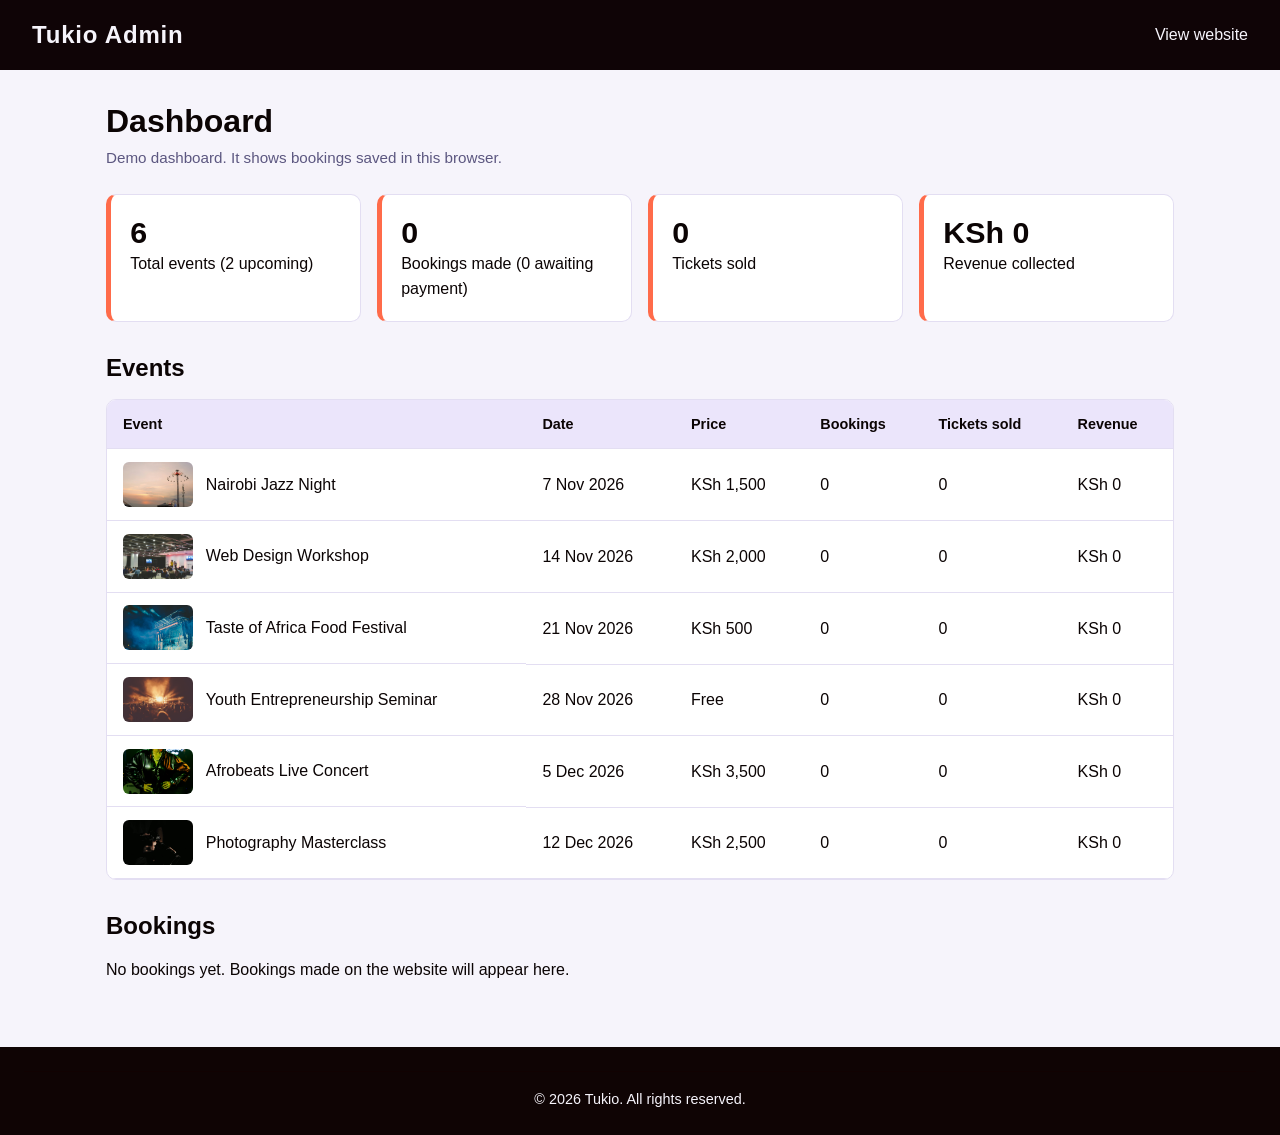
<file: admin.html>
<!DOCTYPE html>
<html lang="en">
<head>
  <meta charset="UTF-8">
  <meta name="viewport" content="width=device-width, initial-scale=1.0">
  <title>Admin Dashboard | Tukio</title>
  <link rel="stylesheet" href="css/style.css">
</head>
<body>

  <header class="navbar">
    <a href="index.html" class="logo">Tukio Admin</a>
    <nav class="simple-nav">
      <a href="index.html">View website</a>
    </nav>
  </header>

  <main class="admin-page">
    <h1>Dashboard</h1>
    <p class="admin-note">Demo dashboard. It shows bookings saved in this browser.</p>

    <div id="stats" class="stats-grid"></div>

    <h2>Events</h2>
    <div class="table-wrap">
      <table class="admin-table">
        <thead>
          <tr>
            <th>Event</th>
            <th>Date</th>
            <th>Price</th>
            <th>Bookings</th>
            <th>Tickets sold</th>
            <th>Revenue</th>
          </tr>
        </thead>
        <tbody id="events-table-body"></tbody>
      </table>
    </div>

    <h2>Bookings</h2>
    <p id="no-bookings" hidden>No bookings yet. Bookings made on the website will appear here.</p>
    <div class="table-wrap" id="bookings-wrap">
      <table class="admin-table">
        <thead>
          <tr>
            <th>Reference</th>
            <th>Customer</th>
            <th>Event</th>
            <th>Tickets</th>
            <th>Total</th>
            <th>Status</th>
            <th>Action</th>
          </tr>
        </thead>
        <tbody id="bookings-table-body"></tbody>
      </table>
    </div>
  </main>

  <footer>
    <p class="copyright">&copy; 2026 Tukio. All rights reserved.</p>
  </footer>

  <script src="js/theme.js"></script>
  <script src="js/events.js"></script>
  <script src="js/admin.js"></script>
</body>
</html>
</file>
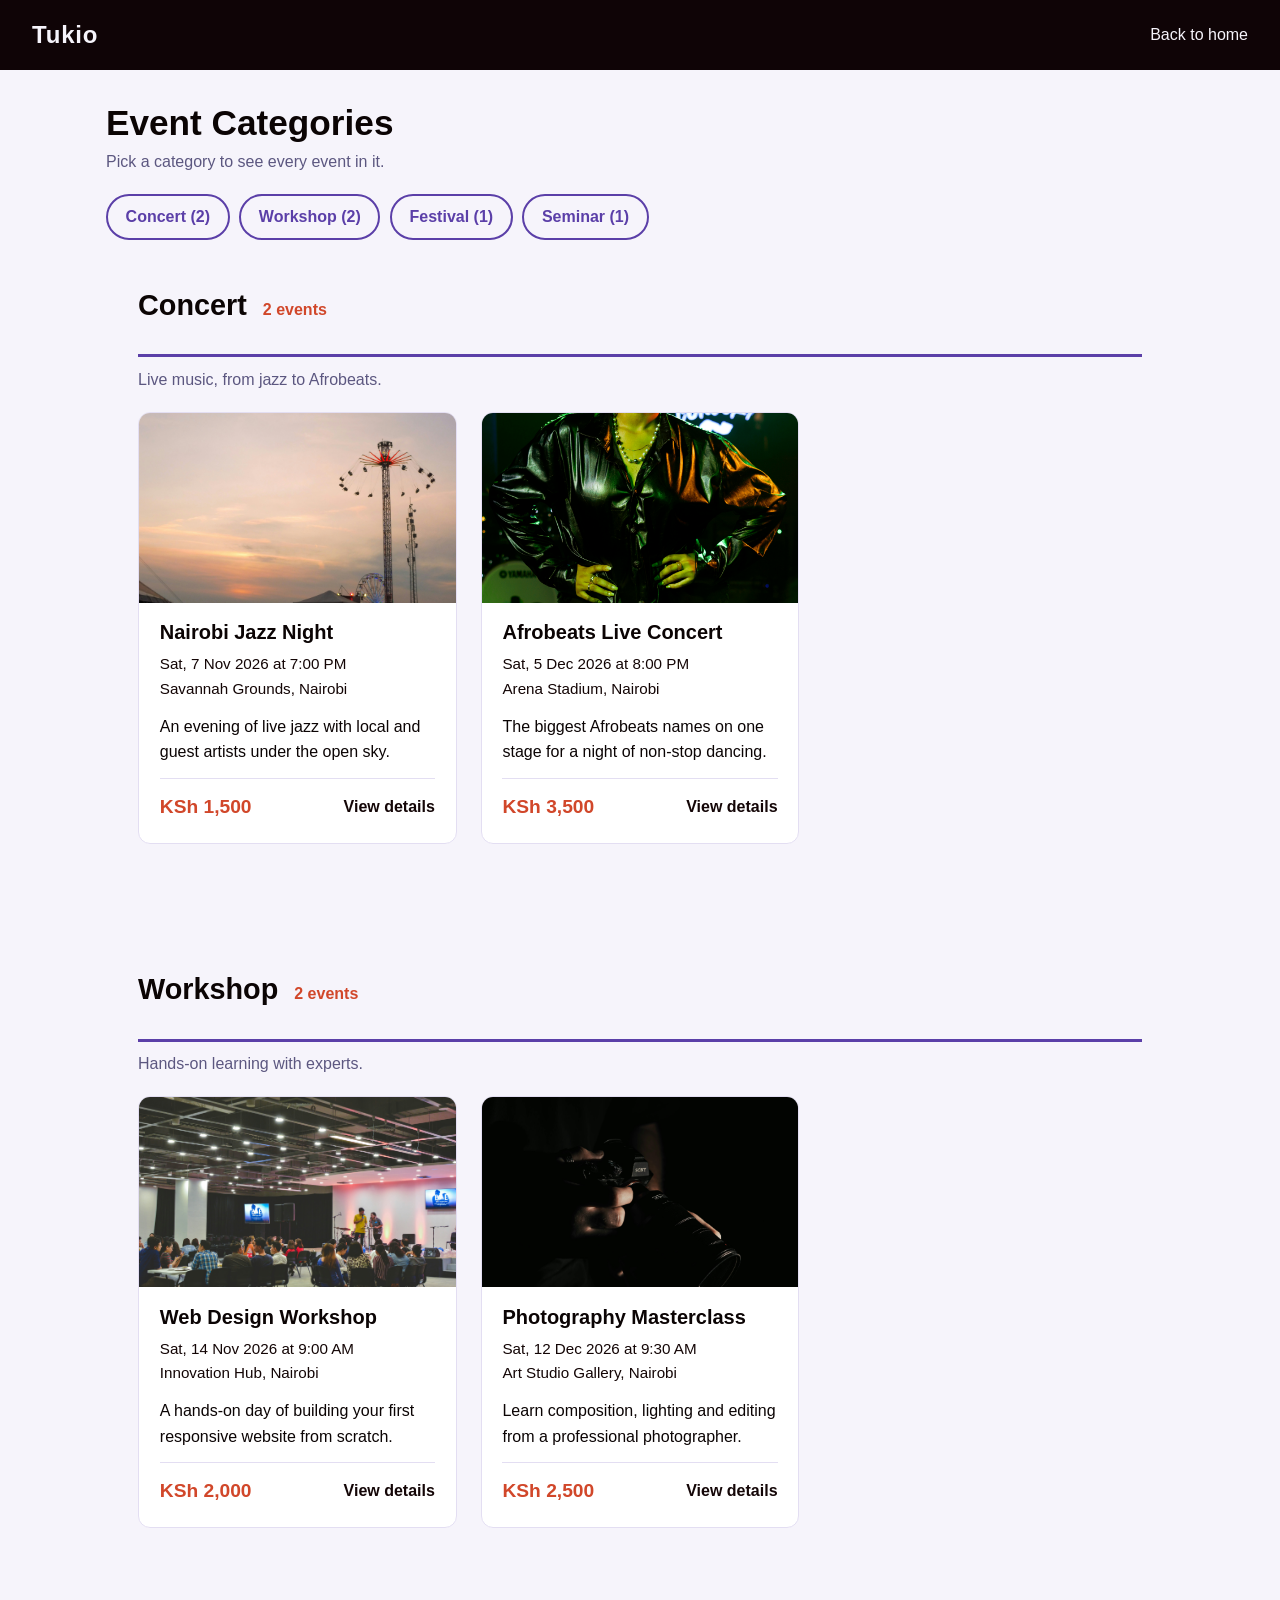
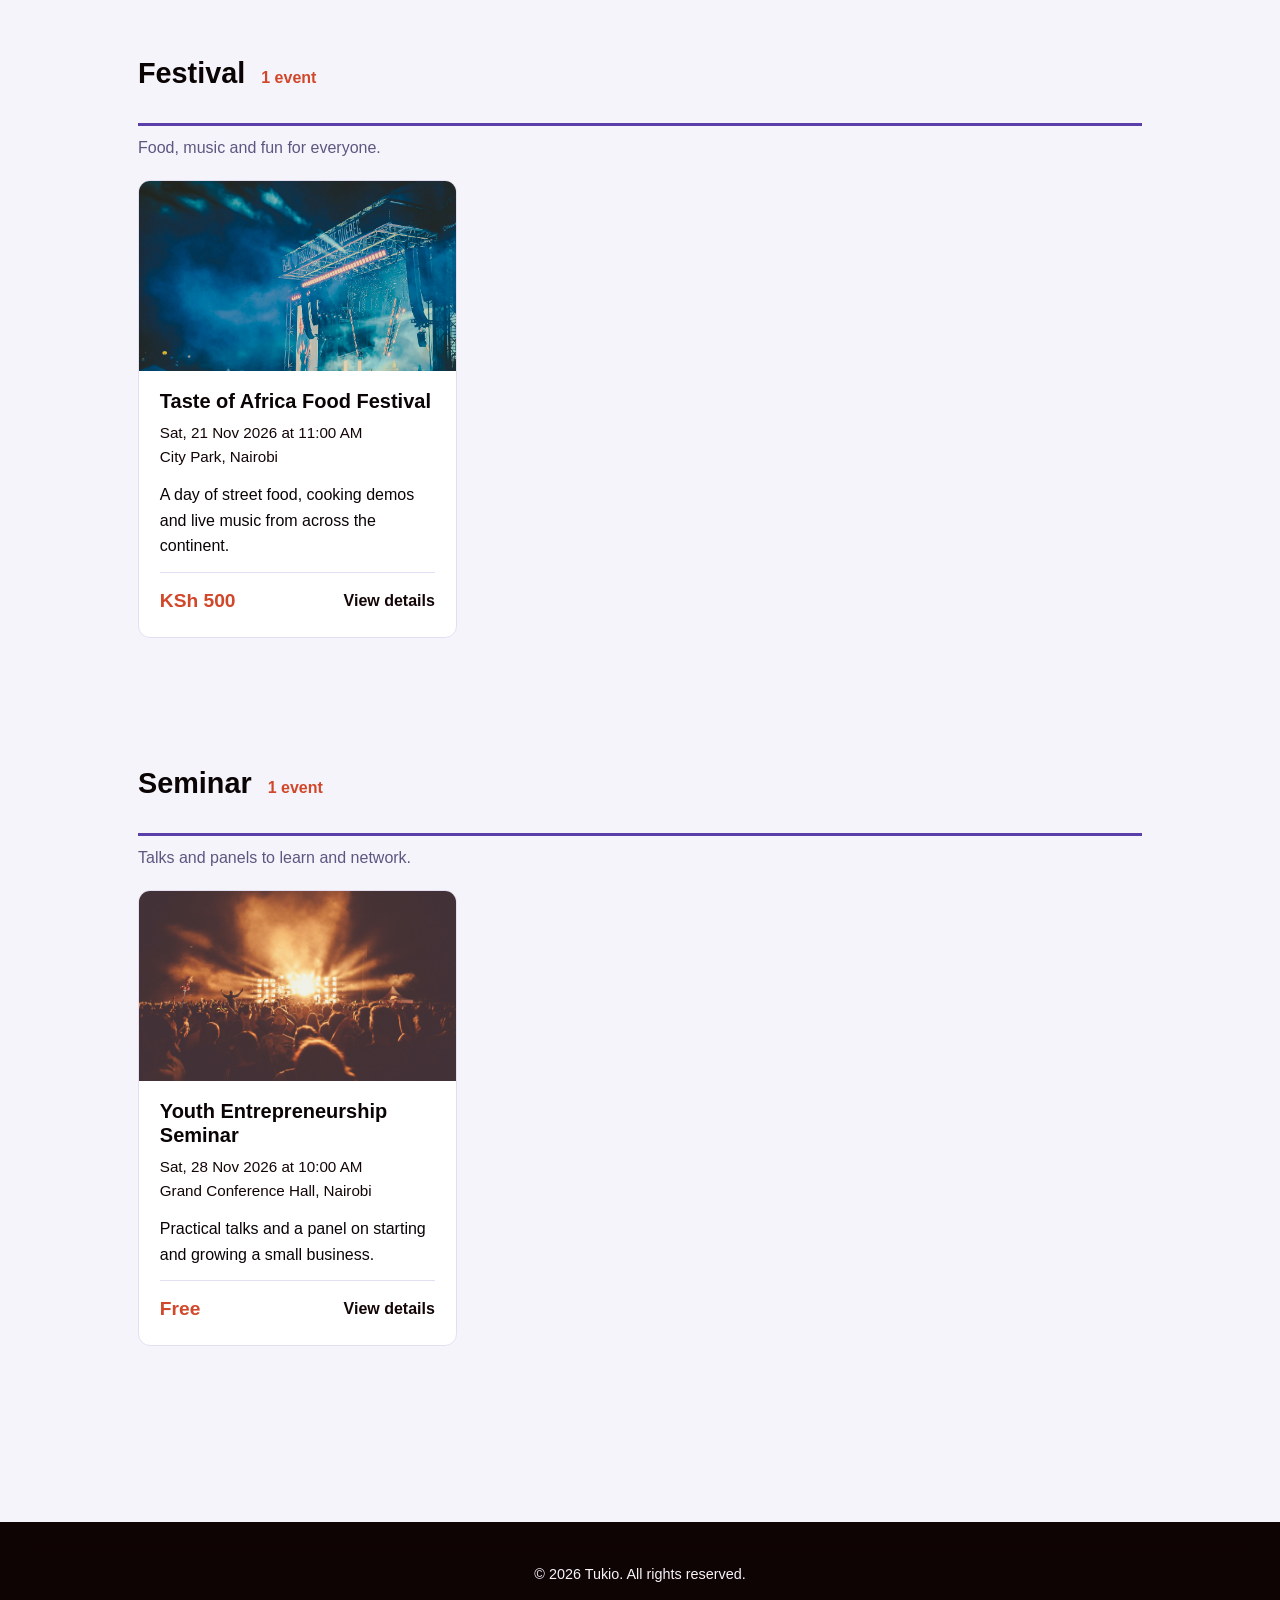
<file: categories.html>
<!DOCTYPE html>
<html lang="en">
<head>
  <meta charset="UTF-8">
  <meta name="viewport" content="width=device-width, initial-scale=1.0">
  <title>Event Categories | Tukio</title>
  <link rel="stylesheet" href="css/style.css">
</head>
<body>

  <header class="navbar">
    <a href="index.html" class="logo">Tukio</a>
    <nav class="simple-nav">
      <a href="index.html">Back to home</a>
    </nav>
  </header>

  <main class="cat-page">
    <h1>Event Categories</h1>
    <p class="cat-intro">Pick a category to see every event in it.</p>

    <div id="cat-jump" class="cat-jump"></div>
    <div id="cat-blocks"></div>
  </main>

  <footer>
    <p class="copyright">&copy; 2026 Tukio. All rights reserved.</p>
  </footer>

  <script src="js/theme.js"></script>
  <script src="js/events.js"></script>
  <script src="js/categories-page.js"></script>
</body>
</html>
</file>
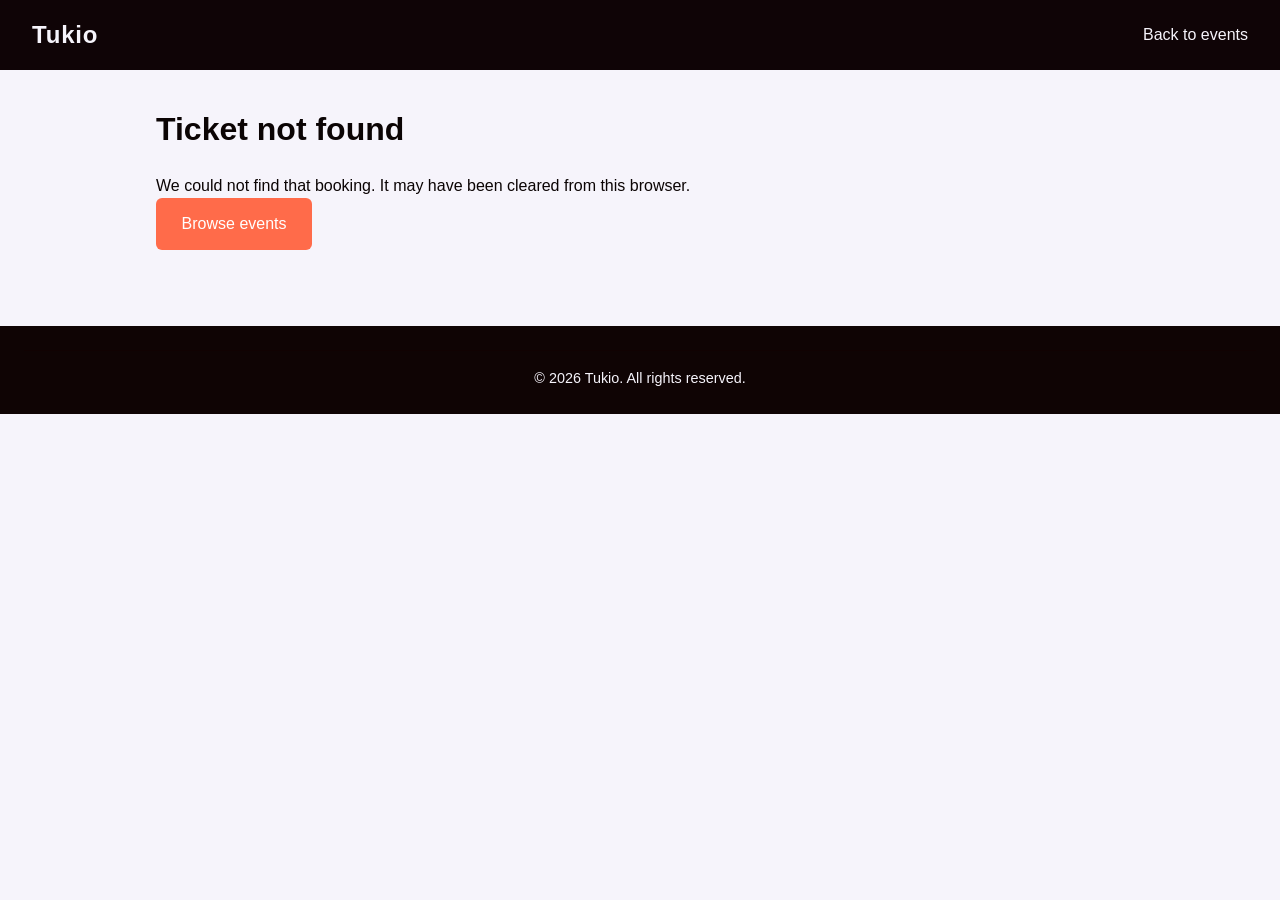
<file: confirmation.html>
<!DOCTYPE html>
<html lang="en">
<head>
  <meta charset="UTF-8">
  <meta name="viewport" content="width=device-width, initial-scale=1.0">
  <title>Your Ticket | Tukio</title>
  <link rel="stylesheet" href="css/style.css">
</head>
<body>

  <header class="navbar">
    <a href="index.html" class="logo">Tukio</a>
    <nav class="simple-nav">
      <a href="index.html#events">Back to events</a>
    </nav>
  </header>

  <main>
    <section class="confirmation-page">
      <div id="ticket-box"></div>
    </section>
  </main>

  <footer>
    <p class="copyright">&copy; 2026 Tukio. All rights reserved.</p>
  </footer>

  <script src="js/theme.js"></script>
  <script src="js/events.js"></script>
  <script src="js/confirmation.js"></script>
</body>
</html>
</file>
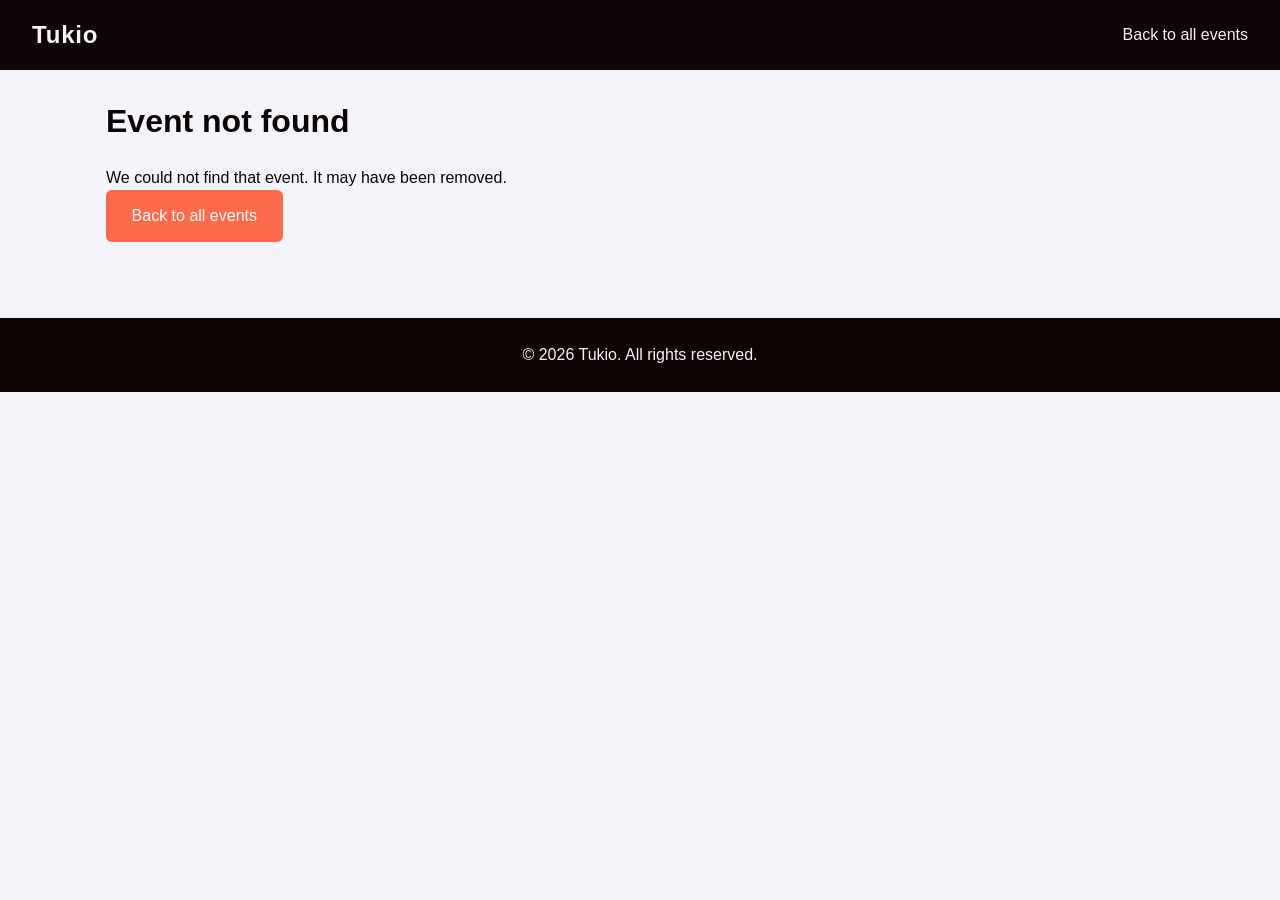
<file: event.html>
<!DOCTYPE html>
<html lang="en">
<head>
  <meta charset="UTF-8">
  <meta name="viewport" content="width=device-width, initial-scale=1.0">
  <title>Event Details | Tukio</title>
  <link rel="stylesheet" href="css/style.css">
</head>
<body>

  <header class="navbar">
    <a href="index.html" class="logo">Tukio</a>
    <nav class="simple-nav">
      <a href="index.html#events">Back to all events</a>
    </nav>
  </header>

  <main>
    <section id="event-details" class="event-details"></section>
  </main>

  <footer>
    <p>&copy; 2026 Tukio. All rights reserved.</p>
  </footer>

  <script src="js/events.js"></script>
  <script src="js/event.js"></script>
</body>
</html>
</file>
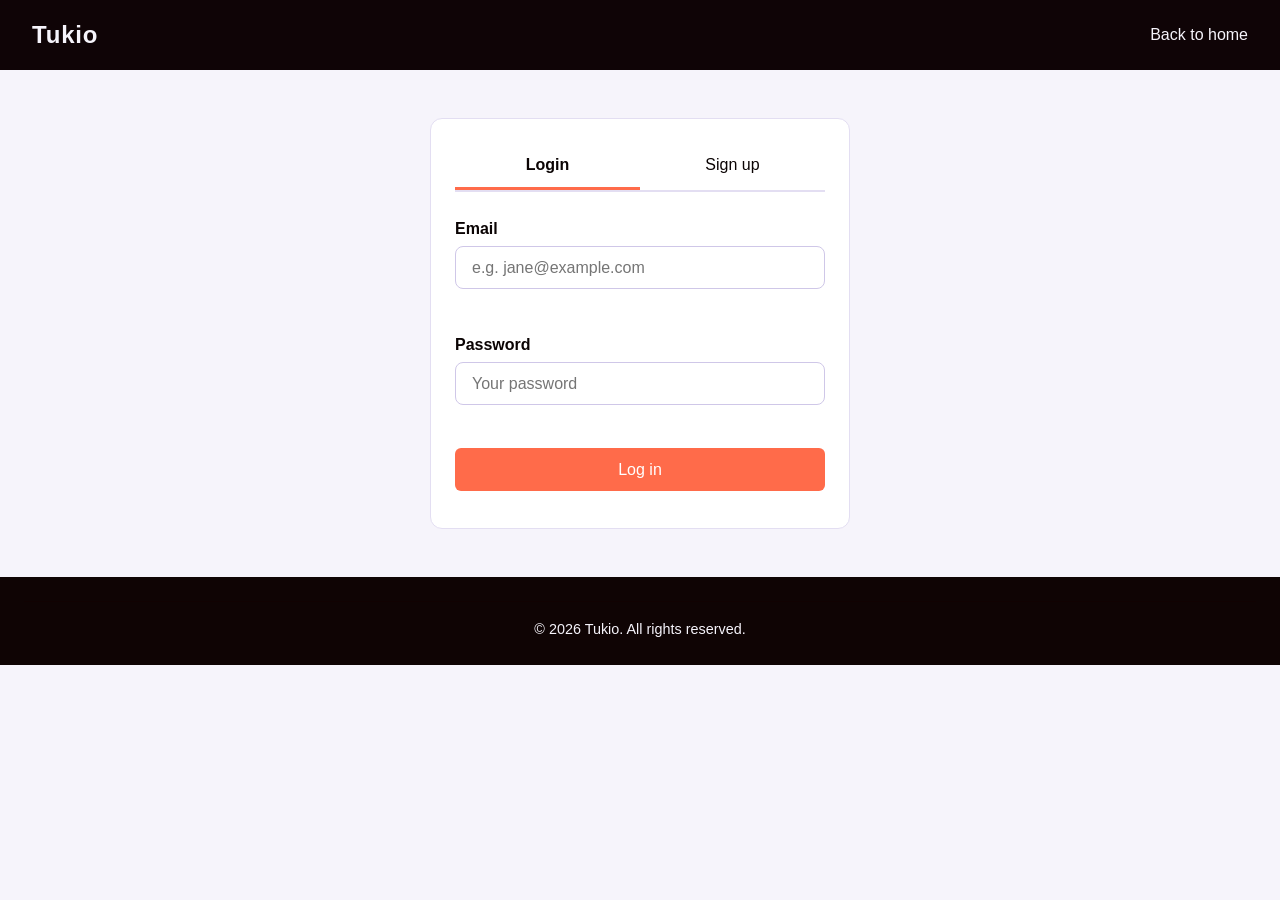
<file: login.html>
<!DOCTYPE html>
<html lang="en">
<head>
  <meta charset="UTF-8">
  <meta name="viewport" content="width=device-width, initial-scale=1.0">
  <title>Login | Tukio</title>
  <link rel="stylesheet" href="css/style.css">
</head>
<body>

  <header class="navbar">
    <a href="index.html" class="logo">Tukio</a>
    <nav class="simple-nav">
      <a href="index.html">Back to home</a>
    </nav>
  </header>

  <main>
    <section class="auth-section">
      <div class="auth-box">

        <div class="tabs">
          <button type="button" class="tab active" id="tab-login">Login</button>
          <button type="button" class="tab" id="tab-signup">Sign up</button>
        </div>

        <form id="login-form" novalidate>
          <div class="form-group">
            <label for="login-email">Email</label>
            <input type="email" id="login-email" placeholder="e.g. jane@example.com">
            <small class="error" id="login-email-error"></small>
          </div>

          <div class="form-group">
            <label for="login-password">Password</label>
            <input type="password" id="login-password" placeholder="Your password">
            <small class="error" id="login-password-error"></small>
          </div>

          <button type="submit" class="btn btn-submit">Log in</button>
        </form>

        <form id="signup-form" novalidate hidden>
          <div class="form-group">
            <label for="signup-name">Full name</label>
            <input type="text" id="signup-name" placeholder="e.g. Jane Wanjiku">
            <small class="error" id="signup-name-error"></small>
          </div>

          <div class="form-group">
            <label for="signup-email">Email</label>
            <input type="email" id="signup-email" placeholder="e.g. jane@example.com">
            <small class="error" id="signup-email-error"></small>
          </div>

          <div class="form-group">
            <label for="signup-password">Password</label>
            <input type="password" id="signup-password" placeholder="At least 6 characters">
            <small class="error" id="signup-password-error"></small>
          </div>

          <div class="form-group">
            <label for="signup-confirm">Confirm password</label>
            <input type="password" id="signup-confirm" placeholder="Type the password again">
            <small class="error" id="signup-confirm-error"></small>
          </div>

          <button type="submit" class="btn btn-submit">Create account</button>
        </form>

      </div>
    </section>
  </main>

  <footer>
    <p class="copyright">&copy; 2026 Tukio. All rights reserved.</p>
  </footer>

  <script src="js/theme.js"></script>
  <script src="js/auth.js"></script>
</body>
</html>
</file>
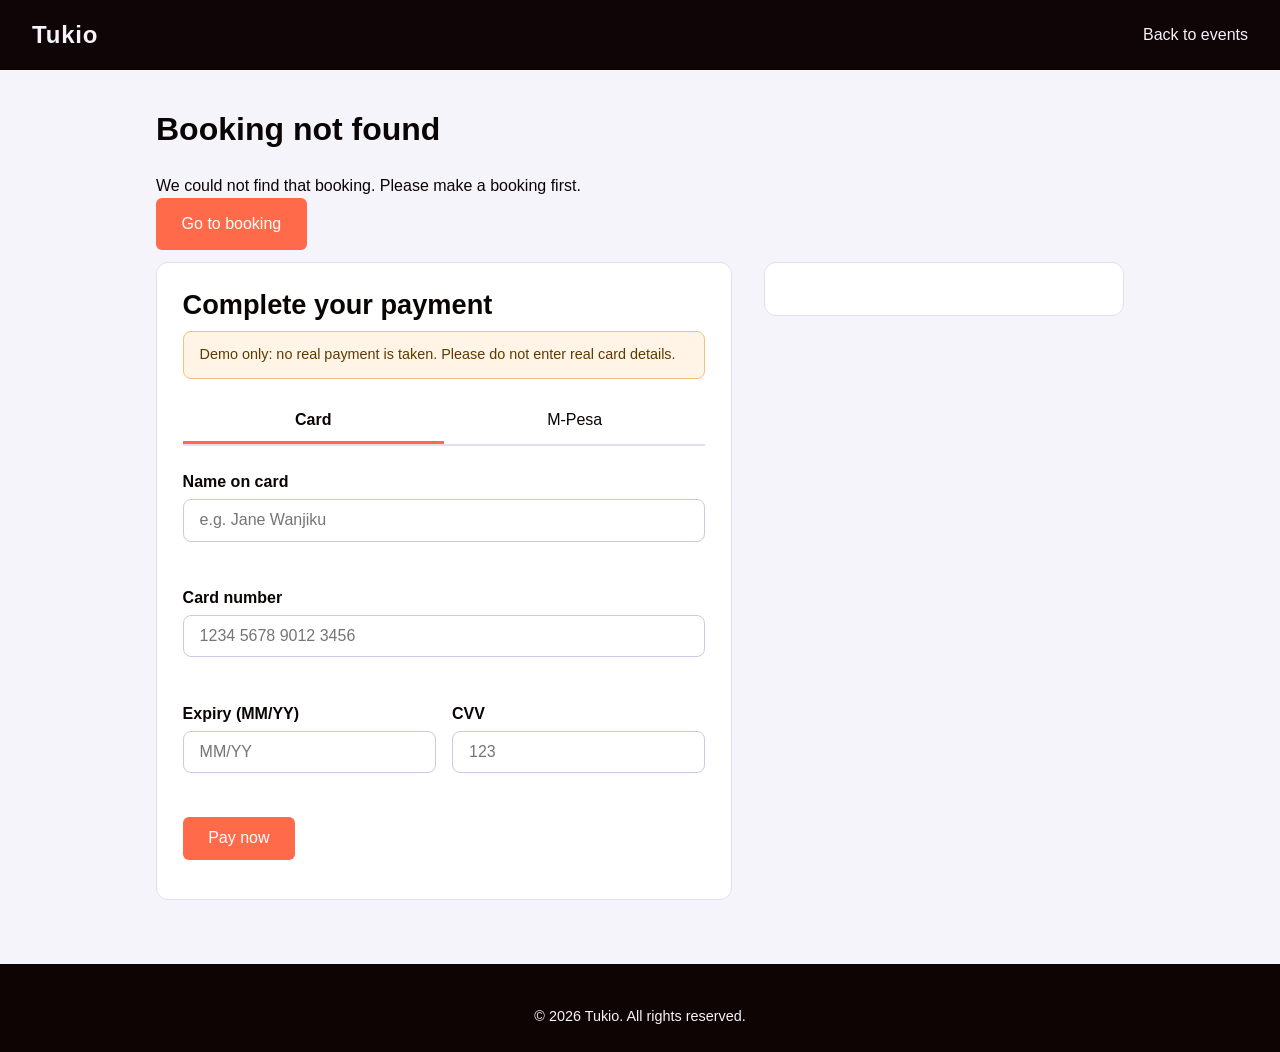
<file: payment.html>
<!DOCTYPE html>
<html lang="en">
<head>
  <meta charset="UTF-8">
  <meta name="viewport" content="width=device-width, initial-scale=1.0">
  <title>Payment | Tukio</title>
  <link rel="stylesheet" href="css/style.css">
</head>
<body>

  <header class="navbar">
    <a href="index.html" class="logo">Tukio</a>
    <nav class="simple-nav">
      <a href="index.html#events">Back to events</a>
    </nav>
  </header>

  <main>
    <section class="payment-page">

      <div id="payment-missing" hidden>
        <h2>Booking not found</h2>
        <p>We could not find that booking. Please make a booking first.</p>
        <a href="index.html#booking" class="btn">Go to booking</a>
      </div>

      <div id="payment-content" class="payment-layout" hidden>
        <div class="pay-card">
          <h1>Complete your payment</h1>
          <p class="demo-note">Demo only: no real payment is taken. Please do not enter real card details.</p>

          <div class="pay-tabs">
            <button type="button" class="pay-tab active" id="method-card">Card</button>
            <button type="button" class="pay-tab" id="method-mpesa">M-Pesa</button>
          </div>

          <form id="card-form" novalidate>
            <div class="form-group">
              <label for="card-name">Name on card</label>
              <input type="text" id="card-name" placeholder="e.g. Jane Wanjiku" autocomplete="off">
              <small class="error" id="card-name-error"></small>
            </div>

            <div class="form-group">
              <label for="card-number">Card number</label>
              <input type="text" id="card-number" inputmode="numeric" maxlength="19" placeholder="1234 5678 9012 3456" autocomplete="off">
              <small class="error" id="card-number-error"></small>
            </div>

            <div class="form-row">
              <div class="form-group">
                <label for="card-expiry">Expiry (MM/YY)</label>
                <input type="text" id="card-expiry" inputmode="numeric" maxlength="5" placeholder="MM/YY" autocomplete="off">
                <small class="error" id="card-expiry-error"></small>
              </div>

              <div class="form-group">
                <label for="card-cvv">CVV</label>
                <input type="password" id="card-cvv" inputmode="numeric" maxlength="4" placeholder="123" autocomplete="off">
                <small class="error" id="card-cvv-error"></small>
              </div>
            </div>

            <button type="submit" class="btn btn-submit" id="card-pay-btn">Pay now</button>
          </form>

          <form id="mpesa-form" novalidate hidden>
            <p class="mpesa-help">Enter your M-Pesa number. In a real system you would get a prompt on your phone to enter your PIN.</p>

            <div class="form-group">
              <label for="mpesa-phone">M-Pesa phone number</label>
              <input type="tel" id="mpesa-phone" placeholder="e.g. 0712345678">
              <small class="error" id="mpesa-phone-error"></small>
            </div>

            <button type="submit" class="btn btn-submit" id="mpesa-pay-btn">Pay now</button>
          </form>
        </div>

        <aside class="pay-summary" id="pay-summary"></aside>
      </div>

    </section>
  </main>

  <footer>
    <p class="copyright">&copy; 2026 Tukio. All rights reserved.</p>
  </footer>

  <script src="js/theme.js"></script>
  <script src="js/events.js"></script>
  <script src="js/payment.js"></script>
</body>
</html>
</file>
<file: css/style.css>
* {
  margin: 0;
  padding: 0;
  box-sizing: border-box;
}

html {
  scroll-behavior: smooth;
}

body {
  font-family: "Segoe UI", Arial, sans-serif;
  color: hsl(0, 50%, 3%);
  background: #f6f4fb;
  line-height: 1.6;
}

h1, h2, h3 {
  line-height: 1.2;
}

section {
  padding: 4rem 2rem;
}

section h2 {
  margin-bottom: 1.5rem;
  font-size: 2rem;
}

.navbar {
  position: sticky;
  top: 0;
  z-index: 10;
  display: flex;
  justify-content: space-between;
  align-items: center;
  padding: 1rem 2rem;
  background: #0f0406;
}

.navbar a {
  margin-left: 1.5rem;
  color: #f6f4fb;
  text-decoration: none;
}

.navbar .logo {
  margin-left: 0;
  font-size: 1.5rem;
  font-weight: bold;
  letter-spacing: 0.05rem;
}

.hero {
  display: flex;
  flex-direction: column;
  justify-content: center;
  align-items: flex-start;
  min-height: 80vh;
  padding: 4rem 2rem;
  background: linear-gradient(135deg, hsl(248, 17%, 9%), #5b3fa8);
  color: #fff;
}

.hero-label {
  margin-bottom: 0.8rem;
  color: #ffb4a2;
  font-size: 0.9rem;
  font-weight: bold;
  letter-spacing: 0.12rem;
  text-transform: uppercase;
}

.hero h1 {
  max-width: 16ch;
  font-size: 3.2rem;
}

.hero-text {
  max-width: 42ch;
  margin: 1rem 0 1.5rem;
  font-size: 1.15rem;
}

.btn {
  display: inline-block;
  margin-right: 0.8rem;
  margin-bottom: 0.8rem;
  padding: 0.8rem 1.6rem;
  background: #ff6b4a;
  color: #fff;
  border-radius: 6px;
  text-decoration: none;
}

.btn-outline {
  background: none;
  border: 2px solid #fff;
}

footer {
  padding: 1.5rem;
  background: #0f0404;
  color: #f6f4fb;
  text-align: center;
}
.event-grid {
  display: grid;
  grid-template-columns: repeat(auto-fill, minmax(280px, 1fr));
  gap: 1.5rem;
}

.event-card {
  overflow: hidden;
  display: flex;
  flex-direction: column;
  background: #fff;
  border: 1px solid #e3def2;
  border-radius: 12px;
}

.event-card img {
  width: 100%;
  height: 190px;
  object-fit: cover;
}

.event-info {
  display: flex;
  flex: 1;
  flex-direction: column;
  padding: 1.1rem 1.3rem 1.3rem;
}

.event-badge {
  align-self: flex-start;
  margin-bottom: 0.6rem;
  padding: 0.15rem 0.8rem;
  background: #ebe5fb;
  color: #110306;
  border-radius: 20px;
  font-size: 0.8rem;
  font-weight: bold;
}

.event-info h3 {
  margin-bottom: 0.5rem;
  font-size: 1.25rem;
}

.event-meta {
  color: #130505;
  font-size: 0.95rem;
}

.event-description {
  flex: 1;
  margin: 0.8rem 0;
}

.event-footer {
  display: flex;
  justify-content: space-between;
  align-items: center;
  padding-top: 0.8rem;
  border-top: 1px solid #e3def2;
}

.event-price {
  color: #d1472a;
  font-size: 1.2rem;
  font-weight: bold;
}

.details-link {
  color: #140607;
  font-weight: bold;
  text-decoration: none;
}

.details-link:hover {
  text-decoration: underline;
}
.event-filters {
  display: flex;
  flex-wrap: wrap;
  align-items: flex-end;
  gap: 1rem;
  margin-bottom: 1rem;
}

.event-filters input,
.event-filters select {
  padding: 0.7rem 1rem;
  background: #fff;
  border: 1px solid #cfc7e8;
  border-radius: 8px;
  color: inherit;
  font-family: inherit;
  font-size: 1rem;
}

.event-filters input:focus,
.event-filters select:focus {
  outline: 2px solid #200707;
  border-color: #140406;
}

#event-search {
  flex: 1;
  min-width: 220px;
}

.date-filter label {
  display: block;
  margin-bottom: 0.2rem;
  font-size: 0.8rem;
  font-weight: bold;
  color: #1a0707;
}

.reset-btn {
  padding: 0.7rem 1.2rem;
  background: none;
  border: 2px solid #1b0607;
  border-radius: 8px;
  color: #0e0404;
  font-family: inherit;
  font-size: 1rem;
  font-weight: bold;
  cursor: pointer;
}

.reset-btn:hover {
  background: #0e0404;
  color: #fff;
}

.event-count {
  margin-bottom: 1rem;
  color: #110707;
  font-size: 0.95rem;
}

.no-events {
  margin: 1rem 0;
  color: #b3261e;
}
.event-details {
  max-width: 1100px;
  margin: 0 auto;
  padding: 2rem 1rem 4rem;
}

.event-hero img {
  width: 100%;
  height: 360px;
  object-fit: cover;
  border-radius: 14px;
}

.event-layout {
  display: grid;
  grid-template-columns: 2fr 1fr;
  gap: 2.5rem;
  margin-top: 2rem;
}

.event-main h1 {
  margin: 0.5rem 0;
  font-size: 2.2rem;
}

.event-main h2 {
  margin: 2rem 0 0.6rem;
  font-size: 1.4rem;
}

.event-when {
  color: #110707;
  font-size: 1.1rem;
}

.schedule-list {
  list-style: none;
}

.schedule-list li {
  display: flex;
  gap: 1.2rem;
  padding: 0.7rem 0;
  border-bottom: 1px solid #e3def2;
}

.schedule-time {
  min-width: 90px;
  color: #110707;
  font-weight: bold;
}

.event-side {
  display: grid;
  align-content: start;
  gap: 1.2rem;
}

.side-card {
  padding: 1.3rem;
  background: #fff;
  border: 1px solid #e3def2;
  border-radius: 12px;
}

.side-card h3 {
  margin-bottom: 0.6rem;
}

.side-card p {
  margin-bottom: 0.4rem;
}

.side-label {
  color: #6d5a5a;
  font-size: 0.9rem;
}

.side-price {
  margin-bottom: 1rem;
  color: #d1472a;
  font-size: 2rem;
  font-weight: bold;
}

.btn-disabled {
  background: #5c5354;
  cursor: not-allowed;
}

@media (max-width: 768px) {
  .event-layout {
    grid-template-columns: 1fr;
  }

  .event-hero img {
    height: 220px;
  }

  .event-main h1 {
    font-size: 1.7rem;
  }
}
.form-intro {
  max-width: 600px;
  margin-bottom: 1.5rem;
}

#booking-form {
  max-width: 700px;
}

.form-group {
  margin-bottom: 1.2rem;
}

.form-group label {
  display: block;
  margin-bottom: 0.3rem;
  font-weight: bold;
}

.form-group input,
.form-group select,
.form-group textarea {
  width: 100%;
  padding: 0.7rem 1rem;
  background: #fff;
  border: 1px solid #cfc7e8;
  border-radius: 8px;
  color: inherit;
  font-family: inherit;
  font-size: 1rem;
}

.form-group input:focus,
.form-group select:focus,
.form-group textarea:focus {
  outline: 2px solid #030000;
  border-color: #0e0404;
}

.form-row {
  display: grid;
  grid-template-columns: repeat(2, 1fr);
  gap: 1rem;
}

.error {
  display: block;
  min-height: 1.2rem;
  margin-top: 0.3rem;
  color: #b3261e;
  font-size: 0.9rem;
}

.booking-total {
  margin-bottom: 1.2rem;
  font-size: 1.2rem;
}

.booking-total strong {
  color: #d1472a;
}

.btn-submit {
  border: none;
  cursor: pointer;
  font-family: inherit;
  font-size: 1rem;
}

.success {
  max-width: 700px;
  margin-top: 1.5rem;
  padding: 1rem;
  background: #e6f4ea;
  border: 1px solid #4c9a62;
  border-radius: 8px;
}

@media (max-width: 768px) {
  .form-row {
    grid-template-columns: 1fr;
  }
}
#categories {
  background: #fff;
}

.featured-grid {
  display: grid;
  grid-template-columns: repeat(auto-fit, minmax(280px, 1fr));
  gap: 1.5rem;
}

.days-tag {
  margin-bottom: 0.5rem;
  color: #d1472a;
  font-size: 0.85rem;
  font-weight: bold;
  letter-spacing: 0.08rem;
  text-transform: uppercase;
}

.category-grid {
  display: grid;
  grid-template-columns: repeat(auto-fit, minmax(220px, 1fr));
  gap: 1.2rem;
}

.category-card {
  display: flex;
  flex-direction: column;
  gap: 0.4rem;
  padding: 1.5rem;
  background: #f6f4fb;
  border: 1px solid #e3def2;
  border-top: 5px solid #1d0707;
  border-radius: 12px;
  color: inherit;
  font-family: inherit;
  text-align: left;
  cursor: pointer;
  transition: transform 0.2s ease, box-shadow 0.2s ease;
}

.category-card:hover {
  transform: translateY(-4px);
  box-shadow: 0 8px 20px rgba(43, 35, 96, 0.15);
}

.category-name {
  font-size: 1.3rem;
  font-weight: bold;
}

.category-text {
  color: #140606;
}

.category-count {
  margin-top: 0.4rem;
  color: #0e0404;
  font-weight: bold;
}
.footer-content {
  display: grid;
  grid-template-columns: repeat(auto-fit, minmax(220px, 1fr));
  gap: 2rem;
  max-width: 1000px;
  margin: 0 auto 1.5rem;
  text-align: left;
}

footer h3 {
  margin-bottom: 0.6rem;
}

footer a {
  display: block;
  margin-bottom: 0.3rem;
  color: #d4cdee;
  text-decoration: none;
}

footer a:hover {
  color: #fff;
}

.copyright {
  padding-top: 1rem;
  border-top: 1px solid #110202;
  font-size: 0.9rem;
}

.menu-toggle {
  display: none;
  background: none;
  border: none;
  color: #f6f4fb;
  font-size: 1.8rem;
  cursor: pointer;
}

/* Tablets and phones */
@media (max-width: 768px) {
  .menu-toggle {
    display: block;
  }

  .navbar {
    flex-wrap: wrap;
    padding: 1rem;
  }

  .navbar nav {
    display: none;
    flex-direction: column;
    width: 100%;
    margin-top: 1rem;
  }

  .navbar nav.open {
    display: flex;
  }

  .navbar nav a {
    margin-left: 0;
    padding: 0.7rem 0;
    border-top: 1px solid #180606;
  }

  /* The details page has no hamburger button, so keep its link visible */
  .navbar nav.simple-nav {
    display: flex;
    flex-direction: row;
    width: auto;
    margin-top: 0;
  }

  .navbar nav.simple-nav a {
    padding: 0;
    border-top: none;
  }

  section {
    padding: 3rem 1rem;
  }

  .hero {
    min-height: 70vh;
    padding: 3rem 1rem;
  }

  .hero h1 {
    font-size: 2.3rem;
  }
}

/* Small phones */
@media (max-width: 480px) {
  .hero h1 {
    font-size: 1.9rem;
  }

  .btn {
    display: block;
    margin-right: 0;
    text-align: center;
  }

  .event-filters input,
  .event-filters select,
  .date-filter,
  .reset-btn {
    width: 100%;
  }
}
/* Countdown */
.countdown-box {
  margin-bottom: 1.5rem;
}

.countdown-label {
  margin-bottom: 0.6rem;
  color: #ffd9cf;
}

.countdown {
  display: flex;
  flex-wrap: wrap;
  gap: 0.8rem;
}

.countdown div {
  min-width: 78px;
  padding: 0.7rem 0.9rem;
  background: rgba(255, 255, 255, 0.14);
  border: 1px solid rgba(255, 255, 255, 0.25);
  border-radius: 10px;
  text-align: center;
}

.countdown span {
  display: block;
  font-size: 1.8rem;
  font-weight: bold;
  line-height: 1.1;
}

.countdown small {
  font-size: 0.75rem;
  letter-spacing: 0.08rem;
  text-transform: uppercase;
}

/* Dark mode toggle button */
.theme-toggle {
  margin-left: 1.5rem;
  padding: 0.3rem 0.9rem;
  background: none;
  border: 1px solid #f6f4fb;
  border-radius: 20px;
  color: #f6f4fb;
  font-family: inherit;
  font-size: 0.9rem;
  cursor: pointer;
}

/* Dark theme */
body.dark {
  background: #14112b;
  color: #e6e2f5;
}

body.dark #categories {
  background: #1a1636;
}

body.dark .event-card,
body.dark .side-card,
body.dark .category-card,
body.dark .intro-highlight {
  background: #1e1a3d;
  border-color: #3d3668;
}

body.dark .event-footer,
body.dark .schedule-list li {
  border-color: #3d3668;
}

body.dark .event-meta,
body.dark .event-count,
body.dark .event-when,
body.dark .side-label,
body.dark .category-text,
body.dark .date-filter label {
  color: #b4aed6;
}

body.dark .event-badge {
  background: #1d0a0a;
  color: #0e0505;
}

body.dark .details-link,
body.dark .schedule-time,
body.dark .category-count {
  color: #130408;
}

body.dark .reset-btn {
  border-color: #220c0c;
  color: #463a3b;
}

body.dark .reset-btn:hover {
  background: #160c0c;
  color: #14112b;
}

body.dark .event-filters input,
body.dark .event-filters select,
body.dark .form-group input,
body.dark .form-group select,
body.dark .form-group textarea {
  background: #1e1a3d;
  border-color: #1a0607;
  color: #e6e2f5;
}

body.dark .error,
body.dark .no-events {
  color: #ff8a80;
}

body.dark .success {
  background: #17331f;
  border-color: #3f8a56;
}

body.dark .navbar,
body.dark footer {
  background: #0d0a20;
}

/* Animations */
.hero-label,
.hero h1,
.hero-text,
.countdown-box,
.hero .btn {
  animation: fadeUp 0.8s ease both;
}

.hero h1 {
  animation-delay: 0.1s;
}

.hero-text {
  animation-delay: 0.2s;
}

.countdown-box {
  animation-delay: 0.3s;
}

.hero .btn {
  animation-delay: 0.4s;
}

@keyframes fadeUp {
  from {
    opacity: 0;
    transform: translateY(20px);
  }
  to {
    opacity: 1;
    transform: translateY(0);
  }
}

.event-card {
  animation: fadeUp 0.5s ease both;
  transition: transform 0.25s ease, box-shadow 0.25s ease;
}

.event-card:hover {
  transform: translateY(-6px);
  box-shadow: 0 12px 28px rgba(43, 35, 96, 0.25);
}

.btn {
  transition: transform 0.2s ease, background 0.2s ease;
}

.btn:hover {
  background: #e0553a;
  transform: scale(1.05);
}

.reveal {
  opacity: 0;
  transform: translateY(24px);
  transition: opacity 0.7s ease, transform 0.7s ease;
}

.reveal.visible {
  opacity: 1;
  transform: translateY(0);
}

.category-card.reveal.visible {
  transition: opacity 0.7s ease, transform 0.2s ease, box-shadow 0.2s ease;
}

@media (max-width: 768px) {
  .navbar nav .theme-toggle {
    margin: 0.7rem 0 0;
    align-self: flex-start;
  }
}

@media (prefers-reduced-motion: reduce) {
  * {
    animation: none !important;
    transition: none !important;
  }

  .reveal {
    opacity: 1;
    transform: none;
  }
}
/* Payment page */
.payment-page,
.confirmation-page {
  max-width: 1000px;
  margin: 0 auto;
  padding: 2.5rem 1rem 4rem;
}

.payment-layout {
  display: grid;
  grid-template-columns: 1.6fr 1fr;
  gap: 2rem;
  align-items: start;
}

.pay-card,
.pay-summary {
  padding: 1.6rem;
  background: #fff;
  border: 1px solid #e3def2;
  border-radius: 12px;
}

.pay-card h1 {
  margin-bottom: 0.6rem;
  font-size: 1.7rem;
}

.demo-note {
  margin-bottom: 1.2rem;
  padding: 0.7rem 1rem;
  background: #fff4e5;
  border: 1px solid #f0c27b;
  border-radius: 8px;
  color: #5c3b00;
  font-size: 0.9rem;
}

.pay-tabs {
  display: flex;
  margin-bottom: 1.4rem;
  border-bottom: 2px solid #e3def2;
}

.pay-tab {
  flex: 1;
  padding: 0.8rem;
  background: none;
  border: none;
  border-bottom: 3px solid transparent;
  color: inherit;
  font-family: inherit;
  font-size: 1rem;
  cursor: pointer;
}

.pay-tab.active {
  border-bottom-color: #ff6b4a;
  font-weight: bold;
}

.mpesa-help {
  margin-bottom: 1rem;
  color: #5c5780;
}

.pay-summary h2 {
  margin-bottom: 0.8rem;
  font-size: 1.3rem;
}

.pay-summary p {
  margin-bottom: 0.5rem;
}

.summary-event {
  font-size: 1.15rem;
  font-weight: bold;
}

.summary-total {
  margin-top: 1rem;
  padding-top: 1rem;
  border-top: 1px solid #e3def2;
  font-size: 1.2rem;
}

.btn-submit:disabled {
  background: #8d89a3;
  cursor: wait;
}

/* Confirmation page */
.confirm-head {
  margin-bottom: 1.5rem;
  text-align: center;
}

.confirm-icon {
  display: inline-flex;
  justify-content: center;
  align-items: center;
  width: 64px;
  height: 64px;
  margin-bottom: 0.8rem;
  background: #e6f4ea;
  border-radius: 50%;
  color: #2e7d46;
  font-size: 2rem;
}

.confirm-head h1 {
  margin-bottom: 0.4rem;
  font-size: 1.9rem;
}

.ticket {
  overflow: hidden;
  max-width: 560px;
  margin: 0 auto;
  background: #fff;
  border: 1px solid #e3def2;
  border-radius: 14px;
  box-shadow: 0 8px 24px rgba(43, 35, 96, 0.12);
}

.ticket-top {
  padding: 1.5rem;
  background: linear-gradient(135deg, #2b2360, #5b3fa8);
  color: #fff;
}

.ticket-top h2 {
  margin: 0.3rem 0 0.6rem;
  font-size: 1.6rem;
}

.ticket-category {
  color: #ffb4a2;
  font-size: 0.8rem;
  font-weight: bold;
  letter-spacing: 0.1rem;
  text-transform: uppercase;
}

.ticket-details {
  display: grid;
  grid-template-columns: 1fr 1fr;
  gap: 1rem;
  padding: 1.5rem;
  border-top: 2px dashed #cfc7e8;
}

.ticket-details span {
  display: block;
  color: #1a0809;
  font-size: 0.8rem;
}

.ticket-ref {
  color: #180608;
  font-size: 1.2rem;
  letter-spacing: 0.08rem;
}

.ticket-status.confirmed {
  color: #2e7d46;
}

.ticket-status.pending {
  color: #b26a00;
}

.confirm-actions {
  display: flex;
  flex-wrap: wrap;
  justify-content: center;
  gap: 0.8rem;
  margin-top: 1.8rem;
}

.confirm-actions .btn {
  margin: 0;
  border: none;
  font-family: inherit;
  font-size: 1rem;
  cursor: pointer;
}

.btn-outline-dark {
  background: none;
  border: 2px solid #110506 !important;
  color: #130708;
}

/* Dark mode for these pages */
body.dark .pay-card,
body.dark .pay-summary,
body.dark .ticket {
  background: #0f0303;
  border-color: #140707;
}

body.dark .pay-tabs,
body.dark .summary-total,
body.dark .ticket-details {
  border-color: #140707;
}

body.dark .ticket-details span,
body.dark .mpesa-help {
  color: #180707;
}

body.dark .ticket-ref {
  color: #0c0606;
}

body.dark .btn-outline-dark {
  border-color: #1d0606 !important;
  color: #130505;
}

body.dark .demo-note {
  background: #3a2c10;
  border-color: #8a6a2a;
  color: #ffe0a8;
}

body.dark .confirm-icon {
  background: #130404;
  color: #6fd08a;
}

@media (max-width: 768px) {
  .payment-layout {
    grid-template-columns: 1fr;
  }

  .pay-summary {
    order: -1;
  }

  .ticket-details {
    grid-template-columns: 1fr;
  }
}

/* Printing: only the ticket */
@media print {
  .navbar,
  footer,
  .confirm-actions,
  .confirm-head p {
    display: none;
  }

  body,
  body.dark {
    background: #fff;
    color: #000;
  }

  .ticket {
    box-shadow: none;
  }
}
.auth-section {
  display: flex;
  justify-content: center;
  padding: 3rem 1rem;
}

.auth-box {
  width: 100%;
  max-width: 420px;
  padding: 1.5rem;
  background: #fff;
  border: 1px solid #e3def2;
  border-radius: 12px;
}

.tabs {
  display: flex;
  margin-bottom: 1.5rem;
  border-bottom: 2px solid #e3def2;
}

.tab {
  flex: 1;
  padding: 0.8rem;
  background: none;
  border: none;
  border-bottom: 3px solid transparent;
  color: inherit;
  font-family: inherit;
  font-size: 1rem;
  cursor: pointer;
}

.tab.active {
  border-bottom-color: #ff6b4a;
  font-weight: bold;
}

.auth-box .btn {
  width: 100%;
  margin-right: 0;
}

body.dark .auth-box {
  background: #1e1a3d;
  border-color: #0c0404;
}

body.dark .tabs {
  border-color: #0c0404;
}
/* Admin dashboard */
.admin-page {
  max-width: 1100px;
  margin: 0 auto;
  padding: 2rem 1rem 4rem;
}

.admin-page h1 {
  margin-bottom: 0.3rem;
}

.admin-page h2 {
  margin: 2rem 0 1rem;
  font-size: 1.5rem;
}

.admin-note {
  margin-bottom: 1.5rem;
  color: #5c5780;
  font-size: 0.95rem;
}

.stats-grid {
  display: grid;
  grid-template-columns: repeat(auto-fit, minmax(220px, 1fr));
  gap: 1rem;
}

.stat-card {
  padding: 1.2rem;
  background: #fff;
  border: 1px solid #e3def2;
  border-left: 5px solid #ff6b4a;
  border-radius: 10px;
}

.stat-number {
  font-size: 1.9rem;
  font-weight: bold;
  line-height: 1.2;
}

.table-wrap {
  overflow-x: auto;
  background: #fff;
  border: 1px solid #e3def2;
  border-radius: 10px;
}

.admin-table {
  width: 100%;
  border-collapse: collapse;
}

.admin-table th,
.admin-table td {
  padding: 0.8rem 1rem;
  text-align: left;
  border-bottom: 1px solid #e3def2;
  white-space: nowrap;
}

.admin-table th {
  background: #ebe5fb;
  font-size: 0.9rem;
}

.admin-table small {
  color: #5c5780;
}

.event-cell {
  display: flex;
  align-items: center;
  gap: 0.8rem;
}

.thumb {
  width: 70px;
  height: 45px;
  object-fit: cover;
  border-radius: 6px;
}

.status-badge {
  display: inline-block;
  padding: 0.15rem 0.8rem;
  border-radius: 20px;
  font-size: 0.8rem;
  font-weight: bold;
}

.badge-paid {
  background: #e6f4ea;
  color: #2e7d46;
}

.badge-pending {
  background: #fff4e5;
  color: #b26a00;
}

.delete-btn {
  padding: 0.4rem 0.9rem;
  background: #c1121f;
  color: #fff;
  border: none;
  border-radius: 6px;
  font-family: inherit;
  cursor: pointer;
}

.delete-btn:hover {
  background: #8f0e17;
}

body.dark .admin-note,
body.dark .admin-table small {
  color: #b4aed6;
}

body.dark .stat-card,
body.dark .table-wrap {
  background: #1e1a3d;
  border-color: #0f0304;
  border-left-color: #ff6b4a;
}

body.dark .table-wrap {
  border-left-color: #160505;
}

body.dark .admin-table th {
  background: #110606;
}

body.dark .admin-table th,
body.dark .admin-table td {
  border-color: #0c0303;
}

body.dark .badge-paid {
  background: #17331f;
  color: #6fd08a;
}

body.dark .badge-pending {
  background: #3a2c10;
  color: #ffd08a;
}
/* Categories page */
.cat-page {
  max-width: 1100px;
  margin: 0 auto;
  padding: 2rem 1rem 4rem;
}

.cat-page h1 {
  margin-bottom: 0.3rem;
  font-size: 2.2rem;
}

.cat-intro {
  margin-bottom: 1.2rem;
  color: #5c5780;
}

.cat-jump {
  display: flex;
  flex-wrap: wrap;
  gap: 0.6rem;
  margin-bottom: 2rem;
}

.cat-pill {
  padding: 0.5rem 1.1rem;
  border: 2px solid #5b3fa8;
  border-radius: 30px;
  color: #5b3fa8;
  font-weight: bold;
  text-decoration: none;
}

.cat-pill:hover {
  background: #5b3fa8;
  color: #fff;
}

.cat-block {
  margin-bottom: 3rem;
  padding-top: 1rem;
  scroll-margin-top: 80px;
}

.cat-head {
  display: flex;
  align-items: baseline;
  gap: 1rem;
  padding-bottom: 0.5rem;
  border-bottom: 3px solid #5b3fa8;
}

.cat-head h2 {
  font-size: 1.8rem;
}

.cat-count {
  color: #d1472a;
  font-weight: bold;
}

.cat-text {
  margin: 0.6rem 0 1.2rem;
  color: #5c5780;
}

.cat-empty {
  padding: 1rem;
  background: #fff;
  border: 1px dashed #cfc7e8;
  border-radius: 8px;
}

body.dark .cat-intro,
body.dark .cat-text {
  color: #b4aed6;
}

body.dark .cat-pill {
  border-color: #b9a6ff;
  color: #b9a6ff;
}

body.dark .cat-pill:hover {
  background: #b9a6ff;
  color: #14112b;
}

body.dark .cat-head {
  border-color: #b9a6ff;
}

body.dark .cat-empty {
  background: #1e1a3d;
  border-color: #3d3668;
}
.see-all {
  margin-top: 1.5rem;
}
</file>
